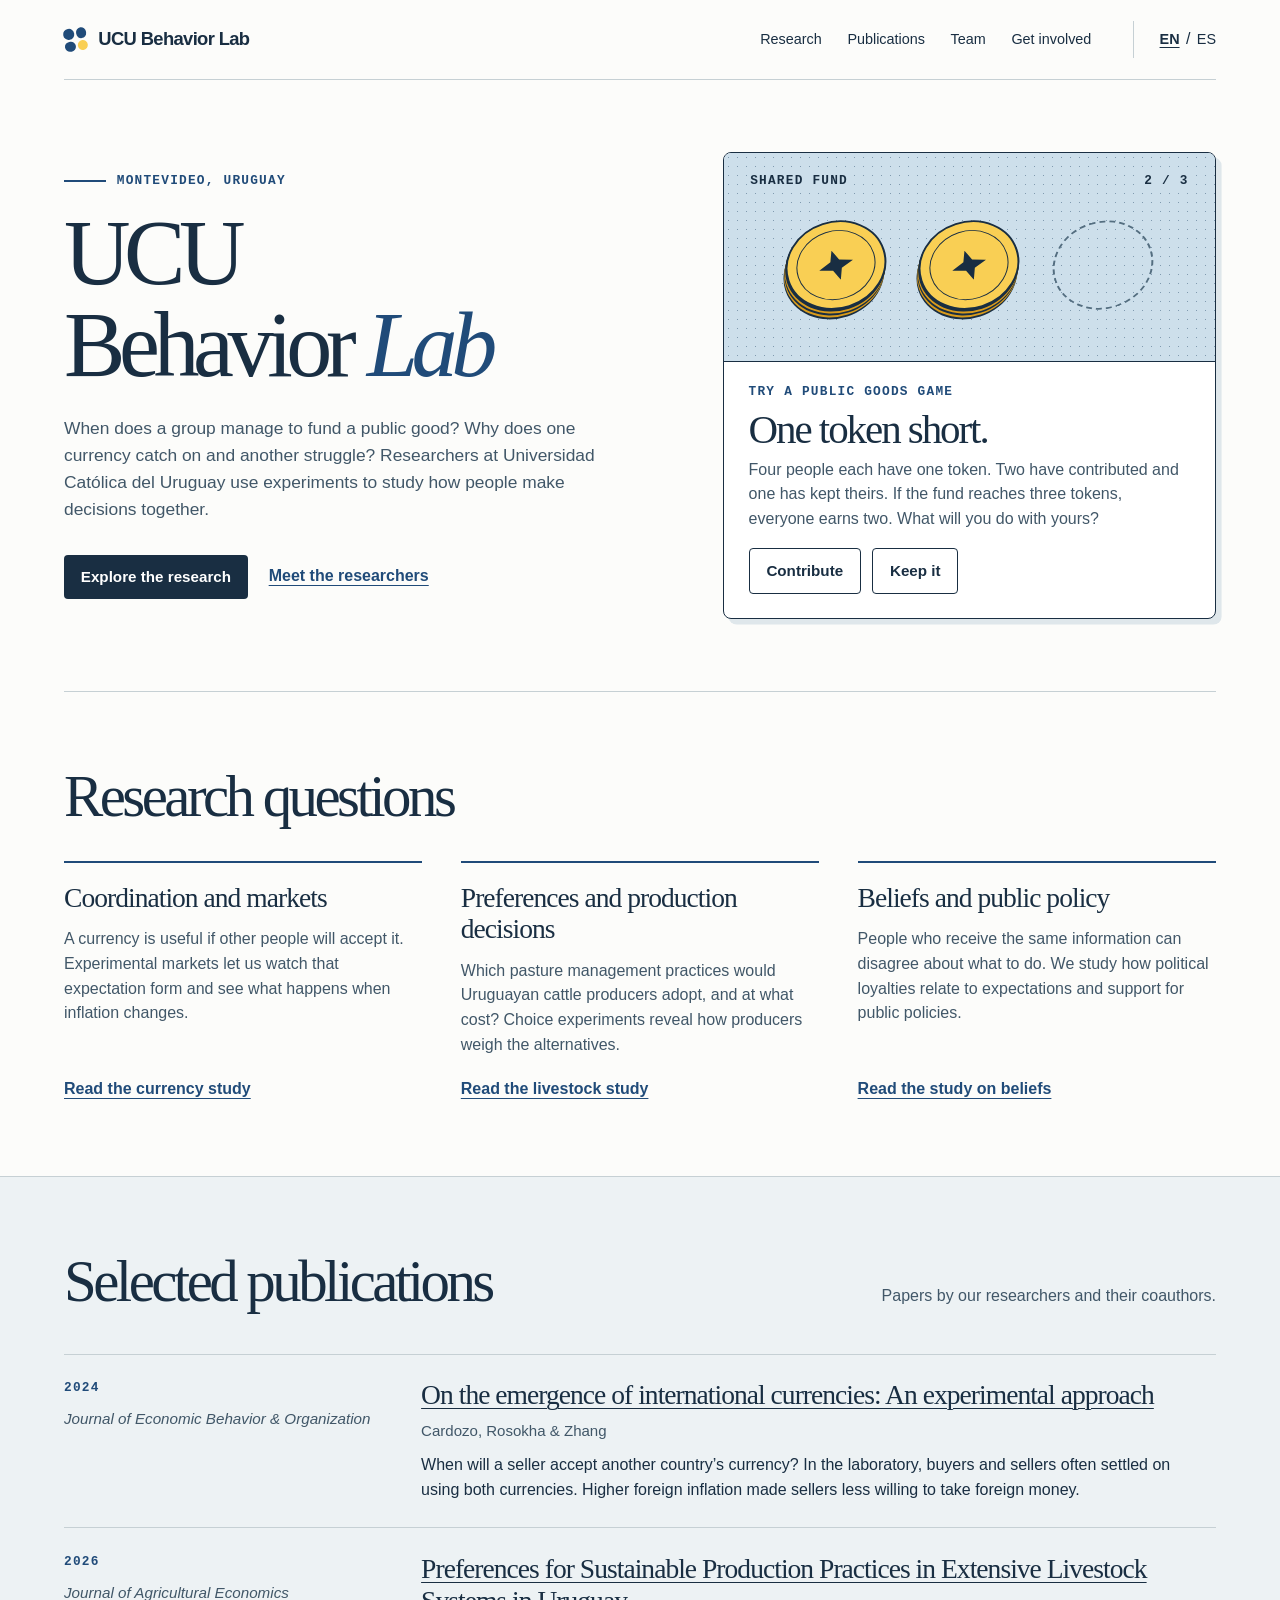
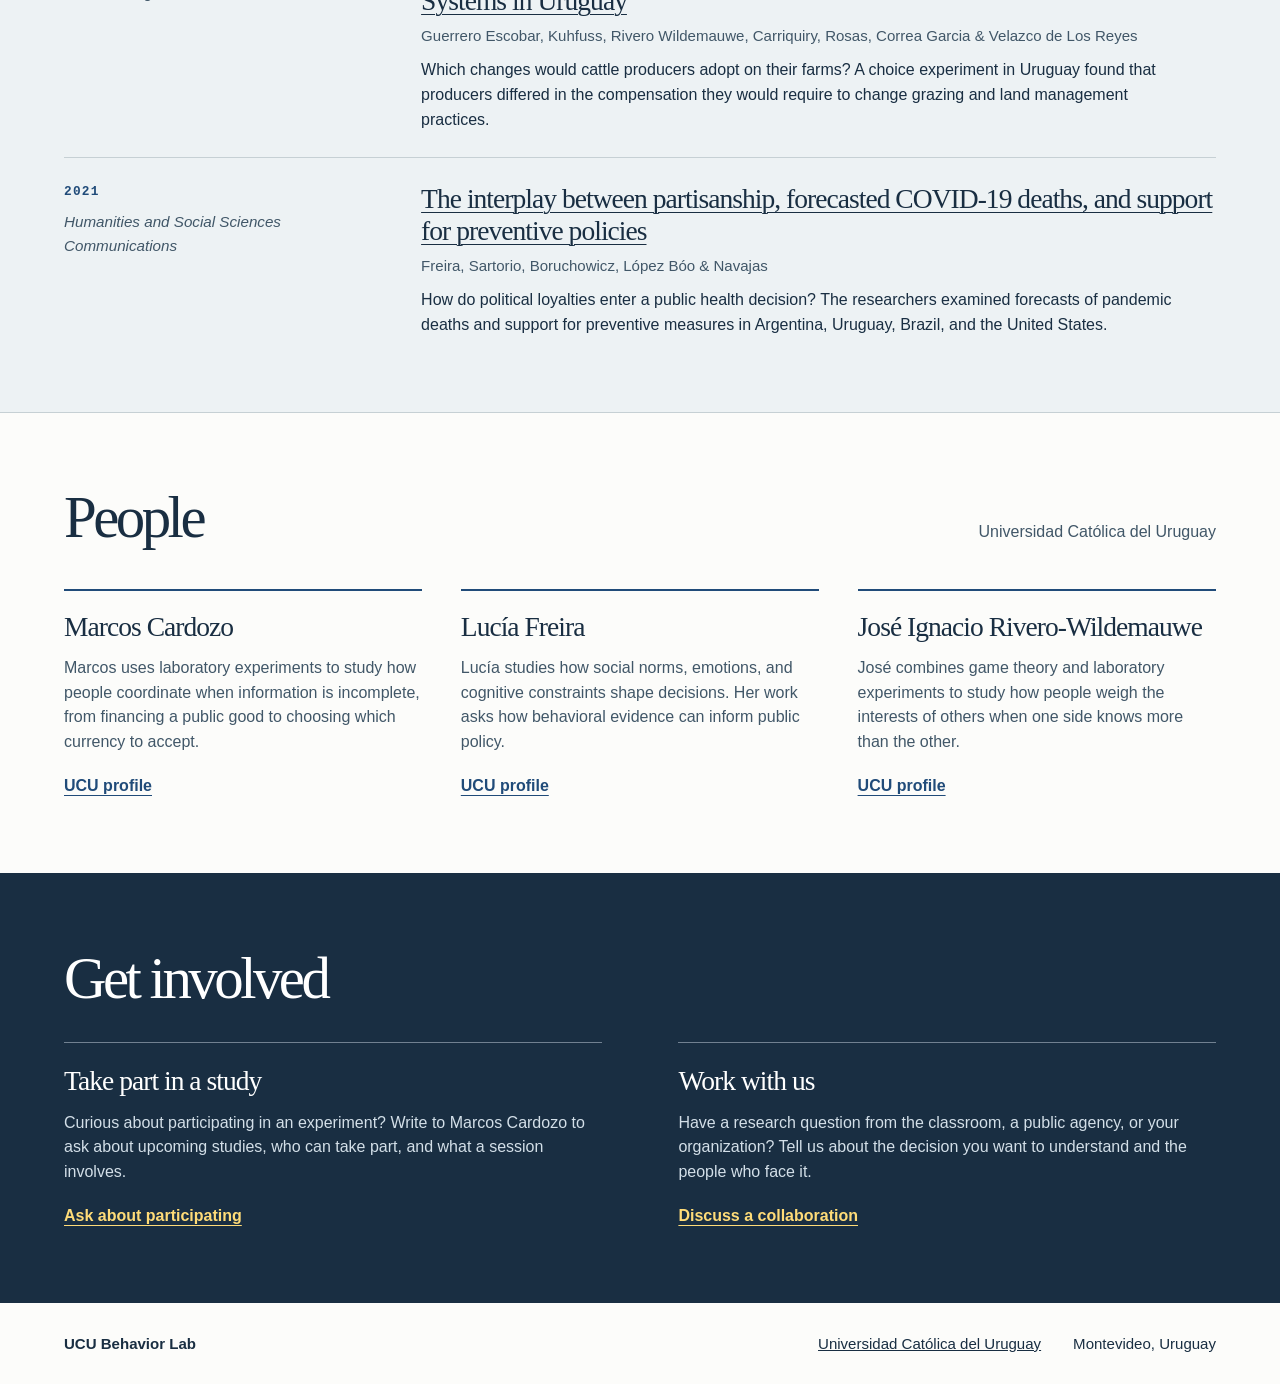
<file: index.html>
<!doctype html>
<html lang="en">
<head>
  <meta charset="utf-8">
  <meta name="viewport" content="width=device-width, initial-scale=1">
  <title>UCU Behavior Lab · Behavioral and experimental economics</title>
  <meta name="description" content="Explore behavioral and experimental economics at Universidad Católica del Uruguay. Meet researchers, read their work, and try a public goods game.">
  <link rel="stylesheet" href="./lab.css">
  <link rel="alternate" hreflang="en" href="./index.html">
  <link rel="alternate" hreflang="es" href="./es.html">
  <script defer src="./game.js"></script>
</head>
<body>
  <a class="skip" href="#main">Skip to content</a>
  <header class="wrap mast">
    <a class="brand" href="#main"><span class="mark" aria-hidden="true"><i></i><i></i><i></i><i></i></span>UCU Behavior Lab</a>
    <nav aria-label="Sections"><a href="#research">Research</a>
          <a href="#publications">Publications</a>
          <a href="#people">Team</a>
          <a href="#contact">Get involved</a></nav>
    <div class="langs" aria-label="Language"><a href="./index.html" lang="en" hreflang="en" aria-label="English" aria-current="page">EN</a><span>/</span><a href="./es.html" lang="es" hreflang="es" aria-label="Español" >ES</a></div>
  </header>
  <main id="main">
    <div class="wrap hero">
      <div class="intro">
        <p class="eyebrow"><span class="rule"></span>Montevideo, Uruguay</p>
        <h1>UCU <br>Behavior <em>Lab</em></h1>
        <p class="lead">When does a group manage to fund a public good? Why does one currency catch on and another struggle? Researchers at Universidad Católica del Uruguay use experiments to study how people make decisions together.</p>
        <div class="actions"><a class="action" href="#research">Explore the research</a><a class="textlink" href="#people">Meet the researchers</a></div>
      </div>
      <section class="demo" aria-labelledby="demo-title">
        <div class="game-art" aria-hidden="true">
          <div class="art-top"><span>Shared fund</span><span id="meter">2 / 3</span></div>
          <div class="slots"><i class="token"></i><i class="token"></i><i id="last-slot" class="slot"></i></div>
        </div>
        <div class="game-copy">
          <p class="eyebrow">Try a public goods game</p>
          <h2 id="demo-title">One token short.</h2>
          <p>Four people each have one token. Two have contributed and one has kept theirs. If the fund reaches three tokens, everyone earns two. What will you do with yours?</p>
          <div class="choices" hidden><button type="button" data-choice="give" aria-pressed="false">Contribute</button><button type="button" data-choice="keep" aria-pressed="false">Keep it</button></div>
          <p id="result" role="status" data-give="The project is funded. You finish with two tokens, as do the other contributors. The person who kept theirs finishes with three." data-keep="The fund falls short. You and the other person who kept a token each finish with one. The two contributors finish with zero."></p>
          <noscript><p>Contribute and you finish with two tokens. Keep yours and you finish with one.</p></noscript>
        </div>
      </section>
    </div>
    <section id="research" class="wrap section themes">
      <h2>Research questions</h2>
      <div class="people">
        <article><h3>Coordination and markets</h3><p>A currency is useful if other people will accept it. Experimental markets let us watch that expectation form and see what happens when inflation changes.</p><a class="textlink" href="#currencies">Read the currency study</a></article>
        <article><h3>Preferences and production decisions</h3><p>Which pasture management practices would Uruguayan cattle producers adopt, and at what cost? Choice experiments reveal how producers weigh the alternatives.</p><a class="textlink" href="#livestock">Read the livestock study</a></article>
        <article><h3>Beliefs and public policy</h3><p>People who receive the same information can disagree about what to do. We study how political loyalties relate to expectations and support for public policies.</p><a class="textlink" href="#beliefs">Read the study on beliefs</a></article>
      </div>
    </section>
    <section class="band" id="publications"><div class="wrap section">
      <header class="section-head"><h2>Selected publications</h2><p>Papers by our researchers and their coauthors.</p></header>
      <div class="papers">
        <article class="paper" id="currencies">
          <div class="citation"><span class="year">2024</span><cite>Journal of Economic Behavior &amp; Organization</cite></div>
          <div><h3 lang="en"><a href="https://doi.org/10.1016/j.jebo.2024.106744">On the emergence of international currencies: An experimental approach</a></h3><p class="authors">Cardozo, Rosokha &amp; Zhang</p><p>When will a seller accept another country’s currency? In the laboratory, buyers and sellers often settled on using both currencies. Higher foreign inflation made sellers less willing to take foreign money.</p></div>
        </article>
        <article class="paper" id="livestock">
          <div class="citation"><span class="year">2026</span><cite>Journal of Agricultural Economics</cite></div>
          <div><h3 lang="en"><a href="https://doi.org/10.1111/1477-9552.70045">Preferences for Sustainable Production Practices in Extensive Livestock Systems in Uruguay</a></h3><p class="authors">Guerrero Escobar, Kuhfuss, Rivero Wildemauwe, Carriquiry, Rosas, Correa Garcia &amp; Velazco de Los Reyes</p><p>Which changes would cattle producers adopt on their farms? A choice experiment in Uruguay found that producers differed in the compensation they would require to change grazing and land management practices.</p></div>
        </article>
        <article class="paper" id="beliefs">
          <div class="citation"><span class="year">2021</span><cite>Humanities and Social Sciences Communications</cite></div>
          <div><h3 lang="en"><a href="https://doi.org/10.1057/s41599-021-00870-2">The interplay between partisanship, forecasted COVID-19 deaths, and support for preventive policies</a></h3><p class="authors">Freira, Sartorio, Boruchowicz, López Bóo &amp; Navajas</p><p>How do political loyalties enter a public health decision? The researchers examined forecasts of pandemic deaths and support for preventive measures in Argentina, Uruguay, Brazil, and the United States.</p></div>
        </article>
      </div>
    </div></section>
    <section id="people" class="wrap section">
      <header class="section-head"><h2>People</h2><p>Universidad Católica del Uruguay</p></header>
      <div class="people">
        <article><h3>Marcos Cardozo</h3><p>Marcos uses laboratory experiments to study how people coordinate when information is incomplete, from financing a public good to choosing which currency to accept.</p><a class="textlink" href="https://investigadores.ucu.edu.uy/en/persons/marcos-cardozo-salazar/" aria-label="UCU profile for Marcos Cardozo">UCU profile</a></article>
        <article><h3>Lucía Freira</h3><p>Lucía studies how social norms, emotions, and cognitive constraints shape decisions. Her work asks how behavioral evidence can inform public policy.</p><a class="textlink" href="https://investigadores.ucu.edu.uy/en/persons/luc%C3%ADa-freira-polleri/" aria-label="UCU profile for Lucía Freira">UCU profile</a></article>
        <article><h3>José Ignacio Rivero-Wildemauwe</h3><p>José combines game theory and laboratory experiments to study how people weigh the interests of others when one side knows more than the other.</p><a class="textlink" href="https://investigadores.ucu.edu.uy/en/persons/jos%C3%A9-ignacio-rivero-wildemauwe/" aria-label="UCU profile for José Ignacio Rivero-Wildemauwe">UCU profile</a></article>
      </div>
    </section>
    <section class="contact" id="contact"><div class="wrap section">
      <h2>Get involved</h2>
      <div class="inquiries"><article><h3>Take part in a study</h3><p>Curious about participating in an experiment? Write to Marcos Cardozo to ask about upcoming studies, who can take part, and what a session involves.</p><a class="textlink" href="mailto:marcos.cardozo@ucu.edu.uy?subject=UCU%20Behavior%20Lab%20%7C%20Study%20participation">Ask about participating</a></article>
      <article><h3>Work with us</h3><p>Have a research question from the classroom, a public agency, or your organization? Tell us about the decision you want to understand and the people who face it.</p><a class="textlink" href="mailto:marcos.cardozo@ucu.edu.uy?subject=UCU%20Behavior%20Lab%20%7C%20Research%20collaboration">Discuss a collaboration</a></article></div>
    </div></section>
  </main>
  <footer class="wrap"><strong>UCU Behavior Lab</strong><a href="https://www.ucu.edu.uy/">Universidad Católica del Uruguay</a><span>Montevideo, Uruguay</span></footer>
</body>
</html>
</file>
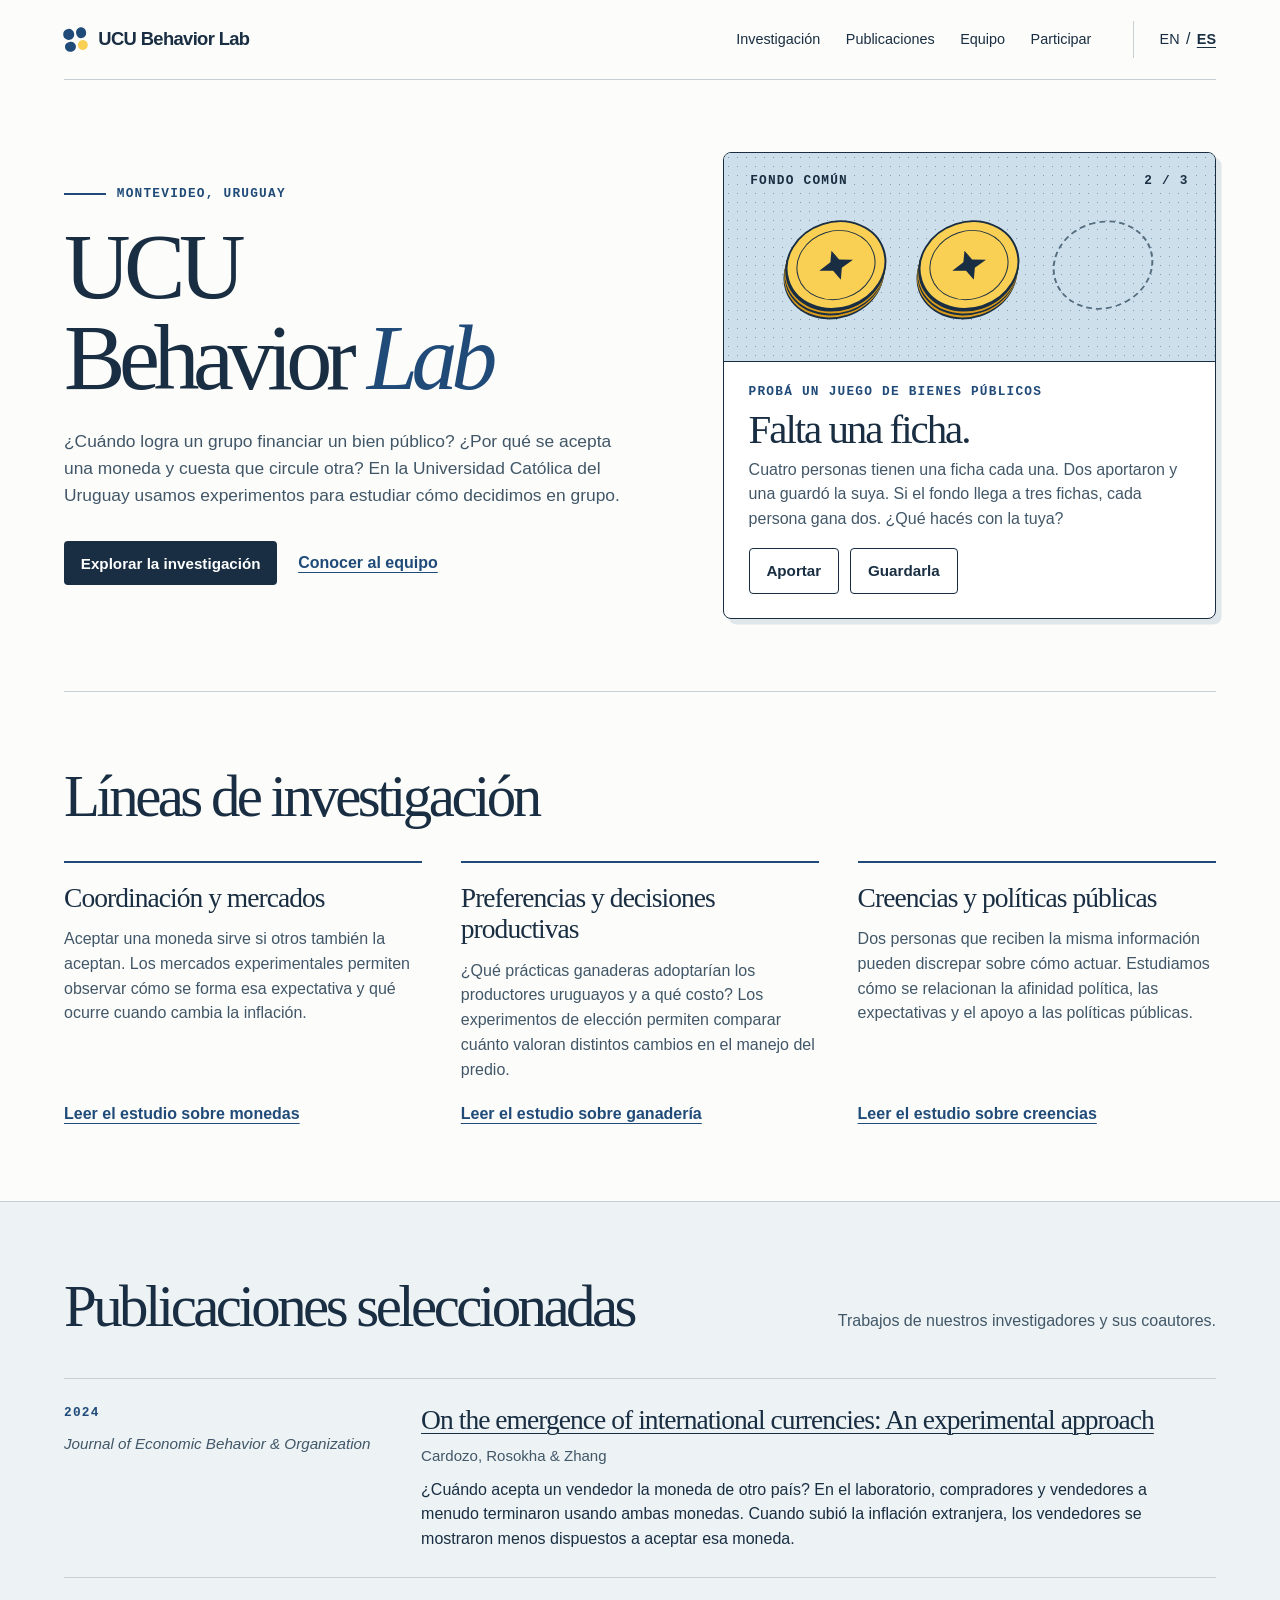
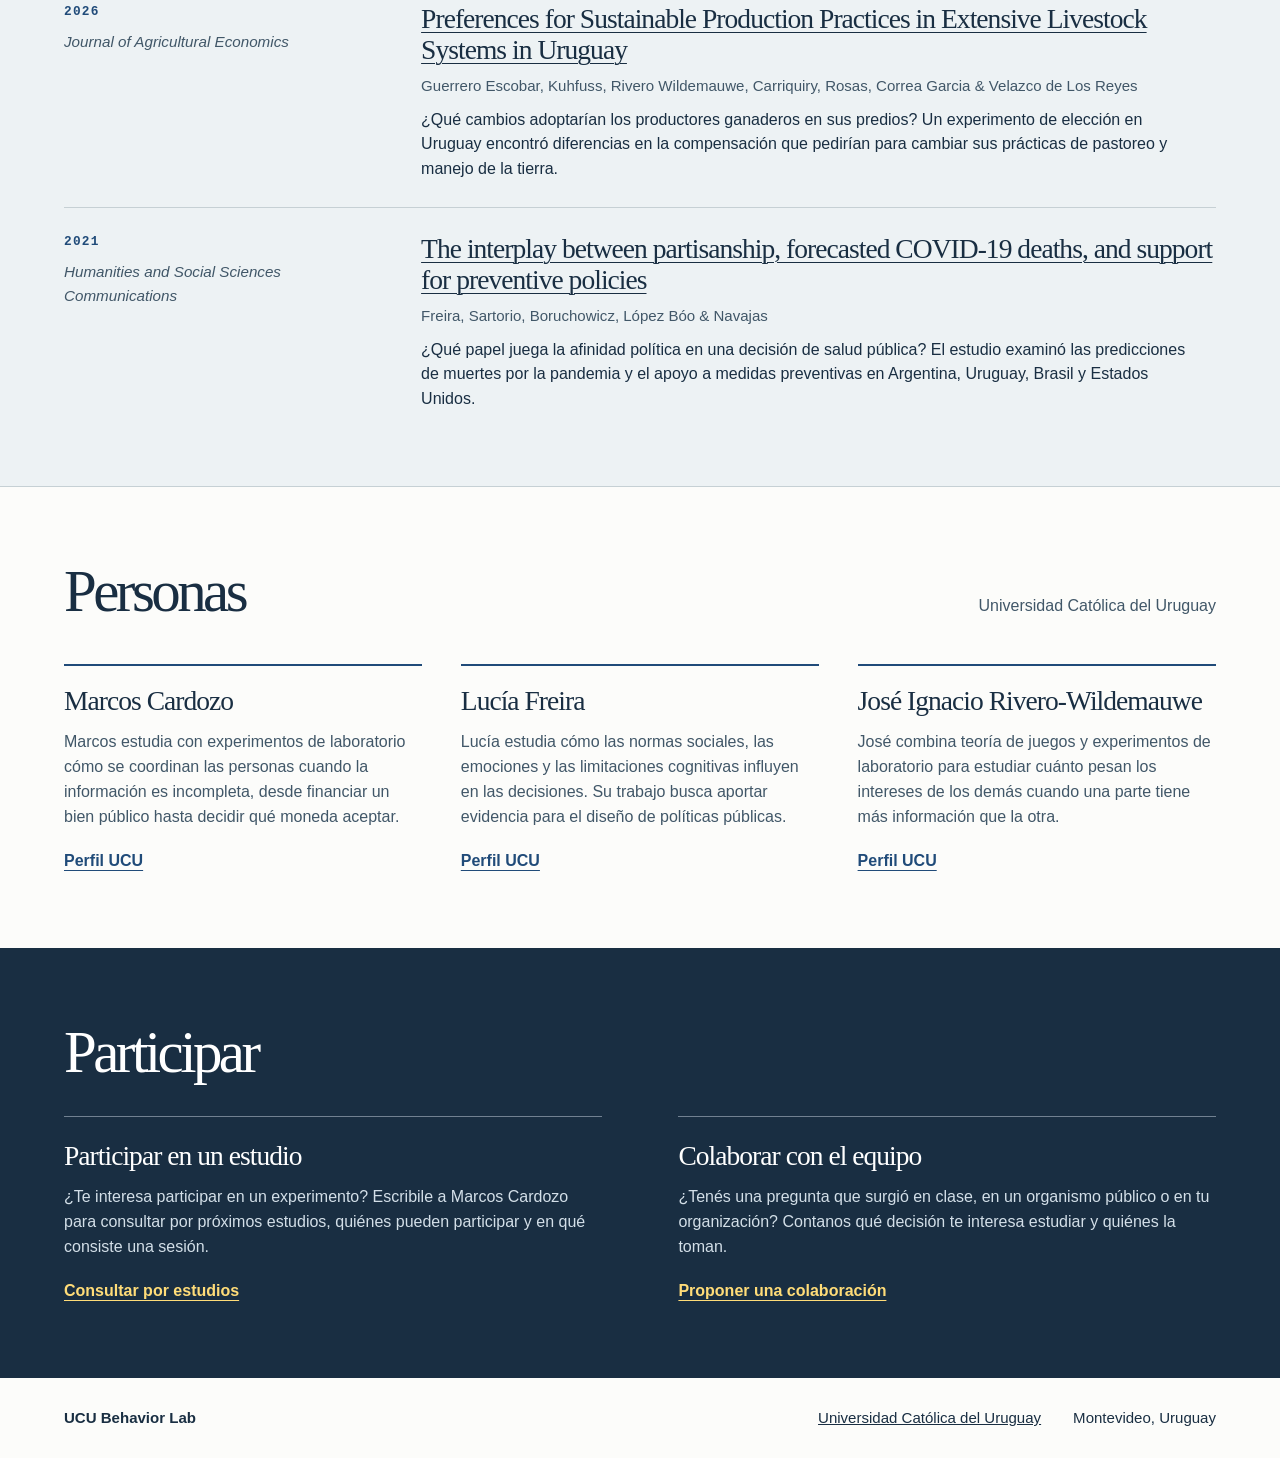
<file: es.html>
<!doctype html>
<html lang="es">
<head>
  <meta charset="utf-8">
  <meta name="viewport" content="width=device-width, initial-scale=1">
  <title>UCU Behavior Lab · Economía del comportamiento y experimental</title>
  <meta name="description" content="Conocé la investigación en economía del comportamiento y experimental en la Universidad Católica del Uruguay. Explorá trabajos y probá un juego de bienes públicos.">
  <link rel="stylesheet" href="./lab.css">
  <link rel="alternate" hreflang="en" href="./index.html">
  <link rel="alternate" hreflang="es" href="./es.html">
  <script defer src="./game.js"></script>
</head>
<body>
  <a class="skip" href="#main">Saltar al contenido</a>
  <header class="wrap mast">
    <a class="brand" href="#main"><span class="mark" aria-hidden="true"><i></i><i></i><i></i><i></i></span>UCU Behavior Lab</a>
    <nav aria-label="Secciones"><a href="#research">Investigación</a>
          <a href="#publications">Publicaciones</a>
          <a href="#people">Equipo</a>
          <a href="#contact">Participar</a></nav>
    <div class="langs" aria-label="Idioma"><a href="./index.html" lang="en" hreflang="en" aria-label="English" >EN</a><span>/</span><a href="./es.html" lang="es" hreflang="es" aria-label="Español" aria-current="page">ES</a></div>
  </header>
  <main id="main">
    <div class="wrap hero">
      <div class="intro">
        <p class="eyebrow"><span class="rule"></span>Montevideo, Uruguay</p>
        <h1>UCU <br>Behavior <em>Lab</em></h1>
        <p class="lead">¿Cuándo logra un grupo financiar un bien público? ¿Por qué se acepta una moneda y cuesta que circule otra? En la Universidad Católica del Uruguay usamos experimentos para estudiar cómo decidimos en grupo.</p>
        <div class="actions"><a class="action" href="#research">Explorar la investigación</a><a class="textlink" href="#people">Conocer al equipo</a></div>
      </div>
      <section class="demo" aria-labelledby="demo-title">
        <div class="game-art" aria-hidden="true">
          <div class="art-top"><span>Fondo común</span><span id="meter">2 / 3</span></div>
          <div class="slots"><i class="token"></i><i class="token"></i><i id="last-slot" class="slot"></i></div>
        </div>
        <div class="game-copy">
          <p class="eyebrow">Probá un juego de bienes públicos</p>
          <h2 id="demo-title">Falta una ficha.</h2>
          <p>Cuatro personas tienen una ficha cada una. Dos aportaron y una guardó la suya. Si el fondo llega a tres fichas, cada persona gana dos. ¿Qué hacés con la tuya?</p>
          <div class="choices" hidden><button type="button" data-choice="give" aria-pressed="false">Aportar</button><button type="button" data-choice="keep" aria-pressed="false">Guardarla</button></div>
          <p id="result" role="status" data-give="El proyecto se financia. Terminás con dos fichas, al igual que las otras personas que aportaron. Quien guardó su ficha termina con tres." data-keep="El fondo queda corto. Vos y la otra persona que guardó su ficha terminan con una cada uno. Quienes aportaron terminan con cero."></p>
          <noscript><p>Si aportás, terminás con dos fichas. Si guardás la tuya, terminás con una.</p></noscript>
        </div>
      </section>
    </div>
    <section id="research" class="wrap section themes">
      <h2>Líneas de investigación</h2>
      <div class="people">
        <article><h3>Coordinación y mercados</h3><p>Aceptar una moneda sirve si otros también la aceptan. Los mercados experimentales permiten observar cómo se forma esa expectativa y qué ocurre cuando cambia la inflación.</p><a class="textlink" href="#currencies">Leer el estudio sobre monedas</a></article>
        <article><h3>Preferencias y decisiones productivas</h3><p>¿Qué prácticas ganaderas adoptarían los productores uruguayos y a qué costo? Los experimentos de elección permiten comparar cuánto valoran distintos cambios en el manejo del predio.</p><a class="textlink" href="#livestock">Leer el estudio sobre ganadería</a></article>
        <article><h3>Creencias y políticas públicas</h3><p>Dos personas que reciben la misma información pueden discrepar sobre cómo actuar. Estudiamos cómo se relacionan la afinidad política, las expectativas y el apoyo a las políticas públicas.</p><a class="textlink" href="#beliefs">Leer el estudio sobre creencias</a></article>
      </div>
    </section>
    <section class="band" id="publications"><div class="wrap section">
      <header class="section-head"><h2>Publicaciones seleccionadas</h2><p>Trabajos de nuestros investigadores y sus coautores.</p></header>
      <div class="papers">
        <article class="paper" id="currencies">
          <div class="citation"><span class="year">2024</span><cite>Journal of Economic Behavior &amp; Organization</cite></div>
          <div><h3 lang="en"><a href="https://doi.org/10.1016/j.jebo.2024.106744">On the emergence of international currencies: An experimental approach</a></h3><p class="authors">Cardozo, Rosokha &amp; Zhang</p><p>¿Cuándo acepta un vendedor la moneda de otro país? En el laboratorio, compradores y vendedores a menudo terminaron usando ambas monedas. Cuando subió la inflación extranjera, los vendedores se mostraron menos dispuestos a aceptar esa moneda.</p></div>
        </article>
        <article class="paper" id="livestock">
          <div class="citation"><span class="year">2026</span><cite>Journal of Agricultural Economics</cite></div>
          <div><h3 lang="en"><a href="https://doi.org/10.1111/1477-9552.70045">Preferences for Sustainable Production Practices in Extensive Livestock Systems in Uruguay</a></h3><p class="authors">Guerrero Escobar, Kuhfuss, Rivero Wildemauwe, Carriquiry, Rosas, Correa Garcia &amp; Velazco de Los Reyes</p><p>¿Qué cambios adoptarían los productores ganaderos en sus predios? Un experimento de elección en Uruguay encontró diferencias en la compensación que pedirían para cambiar sus prácticas de pastoreo y manejo de la tierra.</p></div>
        </article>
        <article class="paper" id="beliefs">
          <div class="citation"><span class="year">2021</span><cite>Humanities and Social Sciences Communications</cite></div>
          <div><h3 lang="en"><a href="https://doi.org/10.1057/s41599-021-00870-2">The interplay between partisanship, forecasted COVID-19 deaths, and support for preventive policies</a></h3><p class="authors">Freira, Sartorio, Boruchowicz, López Bóo &amp; Navajas</p><p>¿Qué papel juega la afinidad política en una decisión de salud pública? El estudio examinó las predicciones de muertes por la pandemia y el apoyo a medidas preventivas en Argentina, Uruguay, Brasil y Estados Unidos.</p></div>
        </article>
      </div>
    </div></section>
    <section id="people" class="wrap section">
      <header class="section-head"><h2>Personas</h2><p>Universidad Católica del Uruguay</p></header>
      <div class="people">
        <article><h3>Marcos Cardozo</h3><p>Marcos estudia con experimentos de laboratorio cómo se coordinan las personas cuando la información es incompleta, desde financiar un bien público hasta decidir qué moneda aceptar.</p><a class="textlink" href="https://investigadores.ucu.edu.uy/es/persons/marcos-cardozo-salazar/" aria-label="Perfil UCU de Marcos Cardozo">Perfil UCU</a></article>
        <article><h3>Lucía Freira</h3><p>Lucía estudia cómo las normas sociales, las emociones y las limitaciones cognitivas influyen en las decisiones. Su trabajo busca aportar evidencia para el diseño de políticas públicas.</p><a class="textlink" href="https://investigadores.ucu.edu.uy/es/persons/luc%C3%ADa-freira-polleri/" aria-label="Perfil UCU de Lucía Freira">Perfil UCU</a></article>
        <article><h3>José Ignacio Rivero-Wildemauwe</h3><p>José combina teoría de juegos y experimentos de laboratorio para estudiar cuánto pesan los intereses de los demás cuando una parte tiene más información que la otra.</p><a class="textlink" href="https://investigadores.ucu.edu.uy/es/persons/jos%C3%A9-ignacio-rivero-wildemauwe/" aria-label="Perfil UCU de José Ignacio Rivero-Wildemauwe">Perfil UCU</a></article>
      </div>
    </section>
    <section class="contact" id="contact"><div class="wrap section">
      <h2>Participar</h2>
      <div class="inquiries"><article><h3>Participar en un estudio</h3><p>¿Te interesa participar en un experimento? Escribile a Marcos Cardozo para consultar por próximos estudios, quiénes pueden participar y en qué consiste una sesión.</p><a class="textlink" href="mailto:marcos.cardozo@ucu.edu.uy?subject=UCU%20Behavior%20Lab%20%7C%20Participaci%C3%B3n%20en%20estudios">Consultar por estudios</a></article>
      <article><h3>Colaborar con el equipo</h3><p>¿Tenés una pregunta que surgió en clase, en un organismo público o en tu organización? Contanos qué decisión te interesa estudiar y quiénes la toman.</p><a class="textlink" href="mailto:marcos.cardozo@ucu.edu.uy?subject=UCU%20Behavior%20Lab%20%7C%20Colaboraci%C3%B3n">Proponer una colaboración</a></article></div>
    </div></section>
  </main>
  <footer class="wrap"><strong>UCU Behavior Lab</strong><a href="https://www.ucu.edu.uy/">Universidad Católica del Uruguay</a><span>Montevideo, Uruguay</span></footer>
</body>
</html>
</file>
<file: lab.css>
:root {
  --ink: #192e42;
  --slate: #415768;
  --blue: #204b79;
  --line: #c6d0d4;
  --sun: #f9cf54;
  --serif: Georgia, "Times New Roman", serif;
  font: 100%/1.55 Arial, Helvetica, sans-serif;
  color: var(--ink);
  background: #fcfcfa;
}
* { box-sizing: border-box; }
body { margin: 0; }
h1, h2, h3, p { margin: 0; }
a { color: inherit; }
a:hover { text-decoration: underline; text-underline-offset: .22em; }
button, a { touch-action: manipulation; }
:focus-visible { outline: 3px solid #bd5610; outline-offset: 4px; }
.skip { position: absolute; left: 1rem; top: -10rem; padding: .6rem; background: white; z-index: 2; }
.skip:focus { top: 1rem; }
.wrap { width: min(84rem, 90%); margin-inline: auto; }
.mast { display: flex; align-items: center; gap: 2.6rem; min-height: 5rem; border-bottom: 1px solid var(--line); }
.brand { display: inline-flex; gap: .7rem; align-items: center; font-weight: 700; letter-spacing: -.035em; text-decoration: none; font-size: 1.15rem; }
.mark { display: grid; grid-template-columns: repeat(2, .66rem); gap: 2px; transform: rotate(-8deg); }
.mark i { aspect-ratio: 1; border-radius: 50%; background: var(--blue); }
.mark i:last-child { background: var(--sun); }
.mast nav { display: flex; gap: 1.6rem; margin-left: auto; }
.mast nav a, .langs a { font-size: .9rem; text-decoration: none; }
.mast a:hover { text-decoration: underline; }
.langs { display: flex; align-items: center; gap: .4rem; border-left: 1px solid var(--line); padding-left: 1.6rem; }
.langs a { padding-block: .45rem; }
.langs [aria-current] { font-weight: bold; text-decoration: underline; text-underline-offset: .22em; }
.hero { display: grid; grid-template-columns: 1.18fr 1fr; gap: clamp(2.25rem, 6vw, 6rem); align-items: center; padding-block: clamp(3rem, 5.6vw, 6rem); }
.eyebrow, .art-top, .year { font: 700 .8rem/1.4 "Courier New", monospace; text-transform: uppercase; letter-spacing: .095em; }
.intro .eyebrow { display: flex; align-items: center; gap: .7rem; color: var(--blue); }
.rule { display: inline-block; width: 2.6rem; height: 2px; background: currentColor; }
h1, h2, h3 { font-family: var(--serif); font-weight: 400; }
h1 { margin: 1.15rem 0 1.5rem; font-size: clamp(4rem, 7.2vw, 7.6rem); line-height: .99; letter-spacing: -.07em; }
h1 em { color: var(--blue); font-weight: 400; }
.lead { max-width: 36rem; font-size: clamp(1.05rem, 1.36vw, 1.3rem); color: var(--slate); }
.actions { display: flex; flex-wrap: wrap; gap: 1.3rem; align-items: center; margin-top: 2rem; }
.action, .choices button { padding: .72rem 1.05rem; border-radius: .25rem; font: 600 .95rem/1.4 Arial, sans-serif; }
.action { background: var(--ink); color: white; text-decoration: none; }
.action:hover { background: var(--blue); text-decoration: none; }
.textlink { font-weight: 600; color: var(--blue); text-underline-offset: .25em; }
.demo { border: 1px solid var(--ink); border-radius: .5rem; overflow: hidden; background: white; box-shadow: .35rem .35rem 0 #dfe7eb; }
.game-art { position: relative; background-color: #cddfeb; background-image: radial-gradient(#809aaf .85px, transparent .95px); background-size: 9px 9px; border-bottom: 1px solid var(--ink); padding: 1.2rem 1.45rem 2.2rem; }
.art-top { display: flex; align-items: center; justify-content: space-between; }
.art-top span { background: #cddfeb; padding-inline: .2rem; }
.slots { display: flex; justify-content: center; align-items: center; gap: 7%; margin: 1.5rem auto .6rem; }
.token, .slot { width: 23%; max-width: 6.6rem; aspect-ratio: 1; border-radius: 50%; display: block; position: relative; transform: rotate(-18deg) scaleY(.86); }
.token { border: 2px solid var(--ink); background: var(--sun); box-shadow: -1px 2px 0 var(--ink), -2px 4px 0 #d99b1b, -3px 6px 0 var(--ink), -4px 8px 0 #d99b1b, -5px 10px 0 var(--ink); }
.token::before { content: ""; position: absolute; inset: 9%; border: 1.5px solid var(--ink); border-radius: 50%; }
.token::after { content: ""; position: absolute; inset: 32%; background: var(--ink); clip-path: polygon(50% 0, 63% 35%, 100% 50%, 63% 64%, 50% 100%, 37% 64%, 0 50%, 37% 35%); }
.slot { border: 2px dashed #546e80; }
.game-copy { padding: 1.3rem 1.55rem 1.5rem; }
.game-copy .eyebrow { color: var(--blue); }
.game-copy h2 { margin: .4rem 0; font-size: clamp(2rem, 3.2vw, 3.1rem); line-height: 1.08; letter-spacing: -.05em; }
.game-copy p:not(.eyebrow) { color: var(--slate); }
.choices { display: flex; gap: .7rem; margin-top: 1rem; flex-wrap: wrap; }
[hidden] { display: none !important; }
.choices button { cursor: pointer; background: white; border: 1px solid var(--ink); color: var(--ink); }
.choices button:hover { background: #edf2f5; }
.choices button[aria-pressed="true"] { background: var(--ink); color: white; }
#result:not(:empty) { border-left: 3px solid var(--sun); padding-left: .7rem; margin-top: 1rem; }
.band { background: #edf2f4; border-block: 1px solid var(--line); }
.section { padding-block: clamp(3rem, 5.8vw, 6rem); }
.section h2 { font-size: clamp(2.8rem, 4.6vw, 4.9rem); line-height: 1.06; letter-spacing: -.06em; }
.section-head { display: flex; align-items: baseline; justify-content: space-between; gap: 1.3rem; margin-bottom: 2.5rem; }
.section-head p { max-width: 26rem; color: var(--slate); }
.paper { display: grid; grid-template-columns: 28% 1fr; gap: 3%; border-top: 1px solid var(--line); padding-block: 1.55rem; }
.paper:last-child { padding-bottom: 0; }
.citation { display: grid; align-content: start; gap: .6rem; }
.citation cite { font-size: .95rem; color: var(--slate); }
.year { color: var(--blue); }
.section h3 { font-size: clamp(1.6rem, 2.15vw, 2.25rem); letter-spacing: -.035em; line-height: 1.15; }
.paper h3 a { text-decoration-thickness: 1px; text-underline-offset: .15em; }
.paper h3 a:hover { color: var(--blue); }
.paper p { max-width: 48rem; }
.authors { margin: .5rem 0 .65rem; font-size: .94rem; color: var(--slate); }
.people { display: grid; grid-template-columns: repeat(3, 1fr); gap: 3vw; }
.themes { border-top: 1px solid var(--line); }
.themes h2 { margin-bottom: 2rem; }
.mast nav { flex-wrap: wrap; }
.paper:target { border-top-color: var(--blue); }
.people article { border-top: 2px solid var(--blue); padding-top: 1.2rem; display: flex; flex-direction: column; align-items: start; }
.people p, .inquiries p { margin: .85rem 0 1.2rem; }
.people p { color: var(--slate); }
.people .textlink { margin-top: auto; }
.contact { background: var(--ink); color: white; }
.inquiries { display: grid; grid-template-columns: 1fr 1fr; gap: 6vw; margin-top: 2rem; }
.inquiries article { border-top: 1px solid #718191; padding-top: 1.4rem; }
.inquiries p { color: #d3dfe8; max-width: 35rem; }
.contact .textlink { color: #ffdc78; }
footer { display: flex; flex-wrap: wrap; gap: .75rem 2rem; align-items: center; padding-block: 1.8rem; font-size: .94rem; }
footer strong { margin-right: auto; }
@media (max-width: 800px) {
  .hero { grid-template-columns: 1fr; }
  .lead, .demo { max-width: 42rem; }
  h1 br { display: none; }
  .section-head { display: block; }
  .section-head p { margin-top: .8rem; }
  .mast { gap: 1rem; flex-wrap: wrap; padding-block: 1rem; }
  .mast nav { gap: 1rem; }
  .people { gap: 1.5rem; }
}
@media (max-width: 620px) {
  .mast nav { order: 3; width: 100%; border-top: 1px solid var(--line); padding-top: .65rem; }
  .langs { margin-left: auto; border: 0; padding: 0; }
  .hero { gap: 2.2rem; }
  h1 { font-size: clamp(3.4rem, 14vw, 5rem); }
  .paper, .people, .inquiries { grid-template-columns: 1fr; }
  .citation { display: flex; flex-wrap: wrap; align-items: baseline; gap: .65rem; margin-bottom: .6rem; }
  .paper { gap: 0; }
  .people, .inquiries { gap: 2rem; }
  .section-head { margin-bottom: 1.6rem; }
  footer { display: grid; gap: .25rem; }
}
</file>
